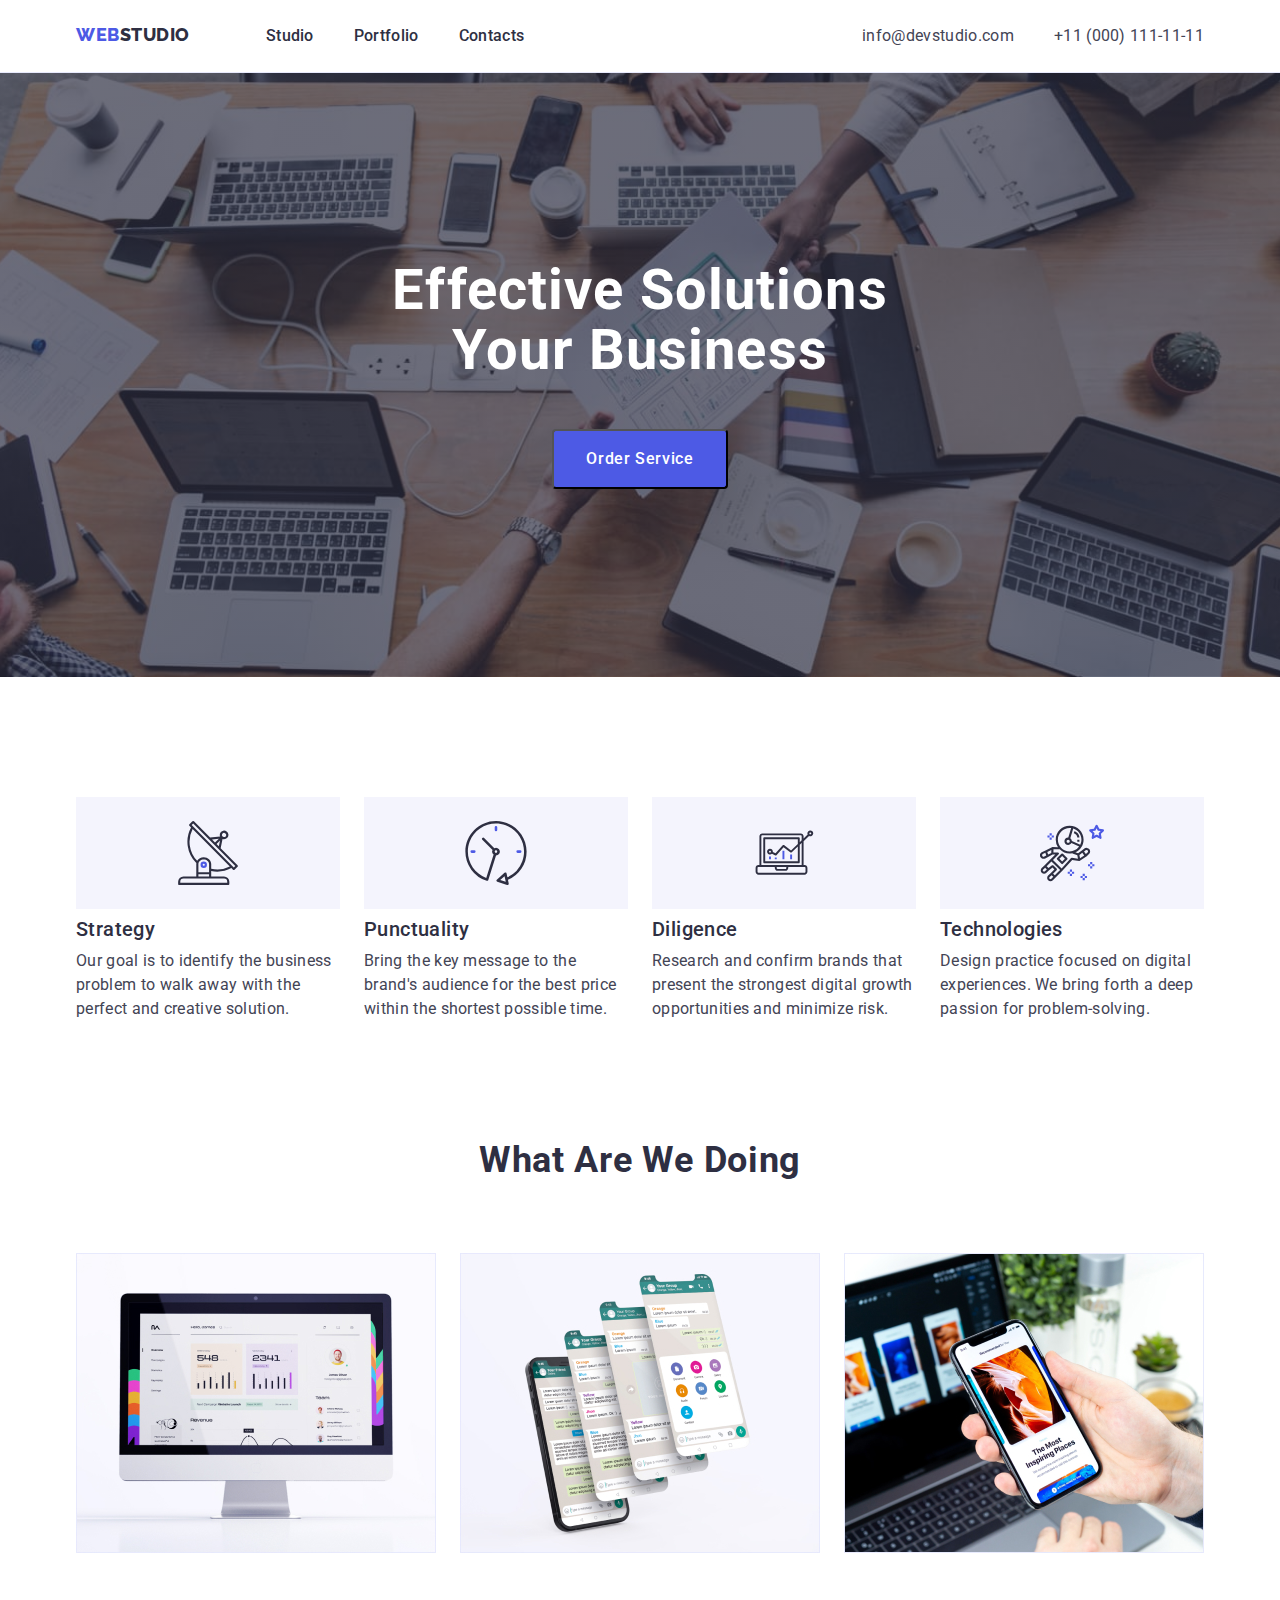
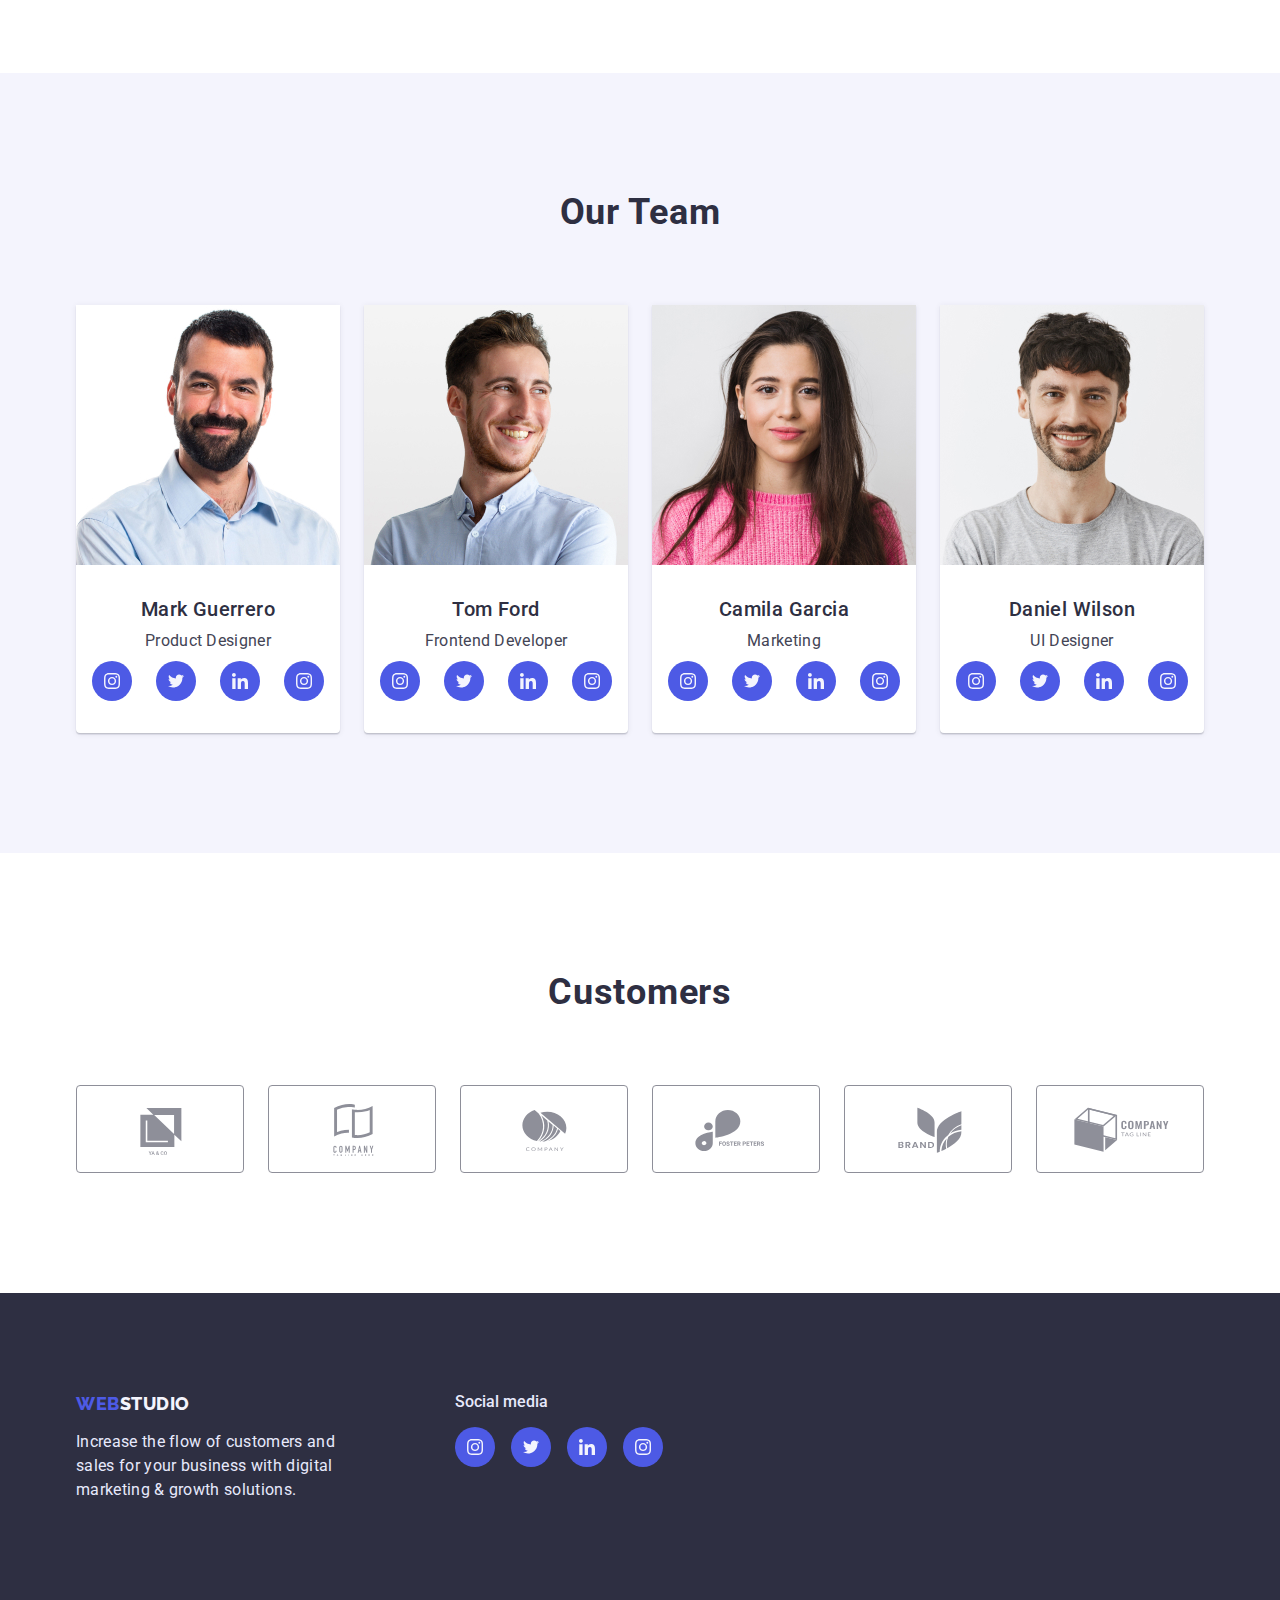
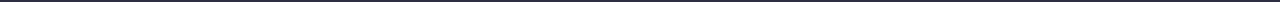
<file: index.html>
<!DOCTYPE html>
<html lang="en">

<head>
  <meta charset="UTF-8" />
  <meta http-equiv="X-UA-Compatible" content="IE=edge" />
  <meta name="viewport" content="width=device-width, initial-scale=1.0" />

  <link rel="preconnect" href="https://fonts.googleapis.com" />
  <link rel="preconnect" href="https://fonts.gstatic.com" crossorigin />
  <link href="https://fonts.googleapis.com/css2?family=Raleway:wght@800&family=Roboto:wght@400;500;700;900&display=swap"
    rel="stylesheet" />

  <link rel="stylesheet"
    href="https://cdnjs.cloudflare.com/ajax/libs/modern-normalize/1.1.0/modern-normalize.min.css" />

  <link rel="stylesheet" href="./css/style.css" />

  <title>Document</title>
</head>

<body>
  <!-- header -->
  <header class="header">
    <div class="container main-nav">
      <nav class="header-nav">
        <a href="./index.html" class="header-logo link">Web<span class="header-logo-color">Studio</span></a>
        <ul class="header-nav-list list">
          <li class="header-item">
            <a href="./index.html" class="header-item-link link">Studio</a>
          </li>
          <li class="header-item">
            <a href="./portfolio.html" class="header-item-link link">Portfolio</a>
          </li>
          <li class="header-item">
            <a href="" class="header-item-link link">Contacts</a>
          </li>
        </ul>
      </nav>
      <!-- header-contacts -->
      <address class="auth-nav">
        <ul class="auth-nav-list list">
          <li class="auth-nav-item">
            <a href="mailto:info@devstudio.com" class="auth-nav-link link">info@devstudio.com</a>
          </li>
          <li class="auth-nav-item">
            <a href="tel:+110001111111" class="auth-nav-link link">+11 (000) 111-11-11</a>
          </li>
        </ul>
      </address>
    </div>
  </header>
  <main>
    <!-- hero -->
    <section class="hero">
      <div class="container">
        <h1 class="hero-title">
          Effective Solutions <br />
          Your Business
        </h1>
        <button type="button" class="hero-btn">Order Service</button>
      </div>
    </section>

    <!-- section-1 -->

    <section class="section">
      <div class="container ">
        <h2 hidden class="section-title">features</h2>
        <ul class="features list">
          <li class="features-item">
            <a class="features-item-link link" href="">
              <svg class="features-icon" width="64" height="64">
                <use href="./images/icons.svg#icon-strategy"></use>
              </svg>
            </a>
            <h3 class="title">Strategy</h3>
            <p class="description">
              Our goal is to identify the business problem to walk away with
              the perfect and creative solution.
            </p>
          </li>
          <li class="features-item">
            <a class="features-item-link link" href="">
              <svg class="features-icon" width="64" height="64">
                <use href="./images/icons.svg#icon-punctuality"></use>
              </svg>
            </a>
            <h3 class="title">Punctuality</h3>
            <p class="description">
              Bring the key message to the brand's audience for the best price
              within the shortest possible time.
            </p>
          </li>
          <li class="features-item">
            <a class="features-item-link link" href="">
              <svg class="features-icon" width="64" height="64">
                <use href="./images/icons.svg#icon-diligence"></use>
              </svg>
            </a>
            <h3 class="title">Diligence</h3>
            <p class="description">
              Research and confirm brands that present the strongest digital
              growth opportunities and minimize risk.
            </p>
          </li>
          <li class="features-item">
            <a class="features-item-link link" href="">
              <svg class="features-icon" width="64" height="64">
                <use href="./images/icons.svg#icon-technologies"></use>
              </svg>
            </a>
            <h3 class="title">Technologies</h3>
            <p class="description">
              Design practice focused on digital experiences. We bring forth a
              deep passion for problem-solving.
            </p>
          </li>
        </ul>
      </div>
    </section>

    <!-- section-2 -->

    <section class="section no-padding">
      <div class="container">
        <h2 class="section-title">What are we doing</h2>
        <ul class="work-list list">
          <li class="work-list-item">
            <img src="./images/img1.jpg" alt="analitics" width="360" height="300" />
          </li>
          <li class="work-list-item">
            <img src="./images/img2.jpg" alt="massangers" width="360" height="300" />
          </li>
          <li class="work-list-item">
            <img src="./images/img3.jpg" alt="recomended for you" width="360" height="300" />
          </li>
        </ul>
      </div>
    </section>

    <!-- section-3 -->

    <section class="section team">
      <div class="container">
        <h2 class="section-title">Our Team</h2>
        <ul class="worker list">
          <li class="worker-list">
            <img src="./images/img4.jpg" alt="Mark Guerrero" width="264" height="260" />
            <div class="worker-item-description">
              <h3 class="title">Mark Guerrero</h3>
              <p class="description">Product Designer</p>
              <ul class="worker-soc-list list">
                <li class="worker-soc-item">
                  <a class="worker-soc-link link" href="">
                    <svg class="worker-soc-icon" width="16" height="16">
                      <use href="./images/icons.svg#icon-instagram"></use>
                    </svg>
                  </a>
                </li>
                <li class="worker-soc-item">
                  <a class="worker-soc-link link" href="">
                    <svg class="worker-soc-icon" width="16" height="16">
                      <use href="./images/icons.svg#icon-twitter"></use>
                    </svg>
                  </a>
                </li>
                <li class="worker-soc-item">
                  <a class="worker-soc-link link" href="">
                    <svg class="worker-soc-icon" width="16" height="16">
                      <use href="./images/icons.svg#icon-linkedin"></use>
                    </svg>
                  </a>
                </li>
                <li class="worker-soc-item">
                  <a class="worker-soc-link link" href="">
                    <svg class="worker-soc-icon" width="16" height="16">
                      <use href="./images/icons.svg#icon-instagram"></use>
                    </svg>
                  </a>
                </li>
              </ul>
          </li>
          <li class="worker-list">
            <img src="./images/img5.jpg" alt="Tom Ford" width="264" height="260" />
            <div class="worker-item-description">
              <h3 class="title">Tom Ford</h3>
              <p class="description">Frontend Developer</p>
              <ul class="worker-soc-list list">
                <li class="worker-soc-item">
                  <a class="worker-soc-link link" href="">
                    <svg class="worker-soc-icon" width="16" height="16">
                      <use href="./images/icons.svg#icon-instagram"></use>
                    </svg>
                  </a>
                </li>
                <li class="worker-soc-item">
                  <a class="worker-soc-link link" href="">
                    <svg class="worker-soc-icon" width="16" height="16">
                      <use href="./images/icons.svg#icon-twitter"></use>
                    </svg>
                  </a>
                </li>
                <li class="worker-soc-item">
                  <a class="worker-soc-link link" href="">
                    <svg class="worker-soc-icon" width="16" height="16">
                      <use href="./images/icons.svg#icon-linkedin"></use>
                    </svg>
                  </a>
                </li>
                <li class="worker-soc-item">
                  <a class="worker-soc-link link" href="">
                    <svg class="worker-soc-icon" width="16" height="16">
                      <use href="./images/icons.svg#icon-instagram"></use>
                    </svg>
                  </a>
                </li>
              </ul>
            </div>
          </li>
          <li class="worker-list">
            <img src="./images/img6.jpg" alt="Camila Garcia" width="264" height="260" />
            <div class="worker-item-description">
              <h3 class="title">Camila Garcia</h3>
              <p class="description">Marketing</p>
              <ul class="worker-soc-list list">
                <li class="worker-soc-item">
                  <a class="worker-soc-link link" href="">
                    <svg class="worker-soc-icon" width="16" height="16">
                      <use href="./images/icons.svg#icon-instagram"></use>
                    </svg>
                  </a>
                </li>
                <li class="worker-soc-item">
                  <a class="worker-soc-link link" href="">
                    <svg class="worker-soc-icon" width="16" height="16">
                      <use href="./images/icons.svg#icon-twitter"></use>
                    </svg>
                  </a>
                </li>
                <li class="worker-soc-item">
                  <a class="worker-soc-link link" href="">
                    <svg class="worker-soc-icon" width="16" height="16">
                      <use href="./images/icons.svg#icon-linkedin"></use>
                    </svg>
                  </a>
                </li>
                <li class="worker-soc-item">
                  <a class="worker-soc-link link" href="">
                    <svg class="worker-soc-icon" width="16" height="16">
                      <use href="./images/icons.svg#icon-instagram"></use>
                    </svg>
                  </a>
                </li>
              </ul>
            </div>
          </li>
          <li class="worker-list">
            <img src="./images/img7.jpg" alt="Daniel Wilson" width="264" height="260" />
            <div class="worker-item-description">
              <h3 class="title">Daniel Wilson</h3>
              <p class="description">UI Designer</p>
              <ul class="worker-soc-list list">
                <li class="worker-soc-item">
                  <a class="worker-soc-link link" href="">
                    <svg class="worker-soc-icon" width="16" height="16">
                      <use href="./images/icons.svg#icon-instagram"></use>
                    </svg>
                  </a>
                </li>
                <li class="worker-soc-item">
                  <a class="worker-soc-link link" href="">
                    <svg class="worker-soc-icon" width="16" height="16">
                      <use href="./images/icons.svg#icon-twitter"></use>
                    </svg>
                  </a>
                </li>
                <li class="worker-soc-item">
                  <a class="worker-soc-link link" href="">
                    <svg class="worker-soc-icon" width="16" height="16">
                      <use href="./images/icons.svg#icon-linkedin"></use>
                    </svg>
                  </a>
                </li>
                <li class="worker-soc-item">
                  <a class="worker-soc-link link" href="">
                    <svg class="worker-soc-icon" width="16" height="16">
                      <use href="./images/icons.svg#icon-instagram"></use>
                    </svg>
                  </a>
                </li>
              </ul>
            </div>
          </li>
        </ul>
      </div>
    </section>

    <!-- Customers -->

    <section class="section">
      <div class="container">
        <h2 class="section-title">Customers</h2>
        <ul class="customers list">
          <li class="customers-list-item">
            <a class="customers-link link" href="">
              <svg class="customers-icon" width="104" height="56">
                <use href="./images/icons.svg#icon-Logo"></use>
              </svg>
            </a>
          </li>
          <li class="customers-list-item">
            <a class="customers-link link" href="">
              <svg class="customers-icon" width="104" height="56">
                <use href="./images/icons.svg#icon-Logo-1"></use>
              </svg>
            </a>
          </li>
          <li class="customers-list-item">
            <a class="customers-link link" href="">
              <svg class="customers-icon" width="104" height="56">
                <use href="./images/icons.svg#icon-Logo-2"></use>
              </svg>
            </a>
          </li>
          <li class="customers-list-item">
            <a class="customers-link link" href="">
              <svg class="customers-icon" width="104" height="56">
                <use href="./images/icons.svg#icon-Logo-3"></use>
              </svg>
            </a>
          </li>
          <li class="customers-list-item">
            <a class="customers-link link" href="">
              <svg class="customers-icon" width="104" height="56">
                <use href="./images/icons.svg#icon-Logo-4"></use>
              </svg>
            </a>
          </li>
          <li class="customers-list-item">
            <a class="customers-link link" href="">
              <svg class="customers-icon" width="104" height="56">
                <use href="./images/icons.svg#icon-Logo-5"></use>
              </svg>
            </a>
          </li>
        </ul>
      </div>
    </section>

  </main>
  <!-- footer -->

  <footer class="footer">
    <div class="container-footer container">
      <div class="logo">
        <a href="./index.html" class="footer-logo link">Web<span class="logo-footer">Studio</span></a>
        <p class="description">
          Increase the flow of customers and <br>sales for your business with
          digital <br>marketing & growth solutions.
        </p>
      </div>
      <div class="footer-soc">
        <p class="footer-soc-description">Social media</p>
        <ul class="footer-soc-list list">
          <li class="footer-soc-item">
            <a class="footer-soc-link link" href="">
              <svg class="footer-soc-icon" width="16" height="16">
                <use href="./images/icons.svg#icon-instagram"></use>
              </svg>
            </a>
          </li>
          <li class="footer-soc-item">
            <a class="footer-soc-link link" href="">
              <svg class="footer-soc-icon" width="16" height="16">
                <use href="./images/icons.svg#icon-twitter"></use>
              </svg>
            </a>
          </li>
          <li class="footer-soc-item">
            <a class="footer-soc-link link" href="">
              <svg class="footer-soc-icon" width="16" height="16">
                <use href="./images/icons.svg#icon-linkedin"></use>
              </svg>
            </a>
          </li>
          <li class="footer-soc-item">
            <a class="footer-soc-link link" href="">
              <svg class="footer-soc-icon" width="16" height="16">
                <use href="./images/icons.svg#icon-instagram"></use>
              </svg>
            </a>
          </li>
        </ul>
      </div>
    </div>
  </footer>
</body>

</html>
</file>
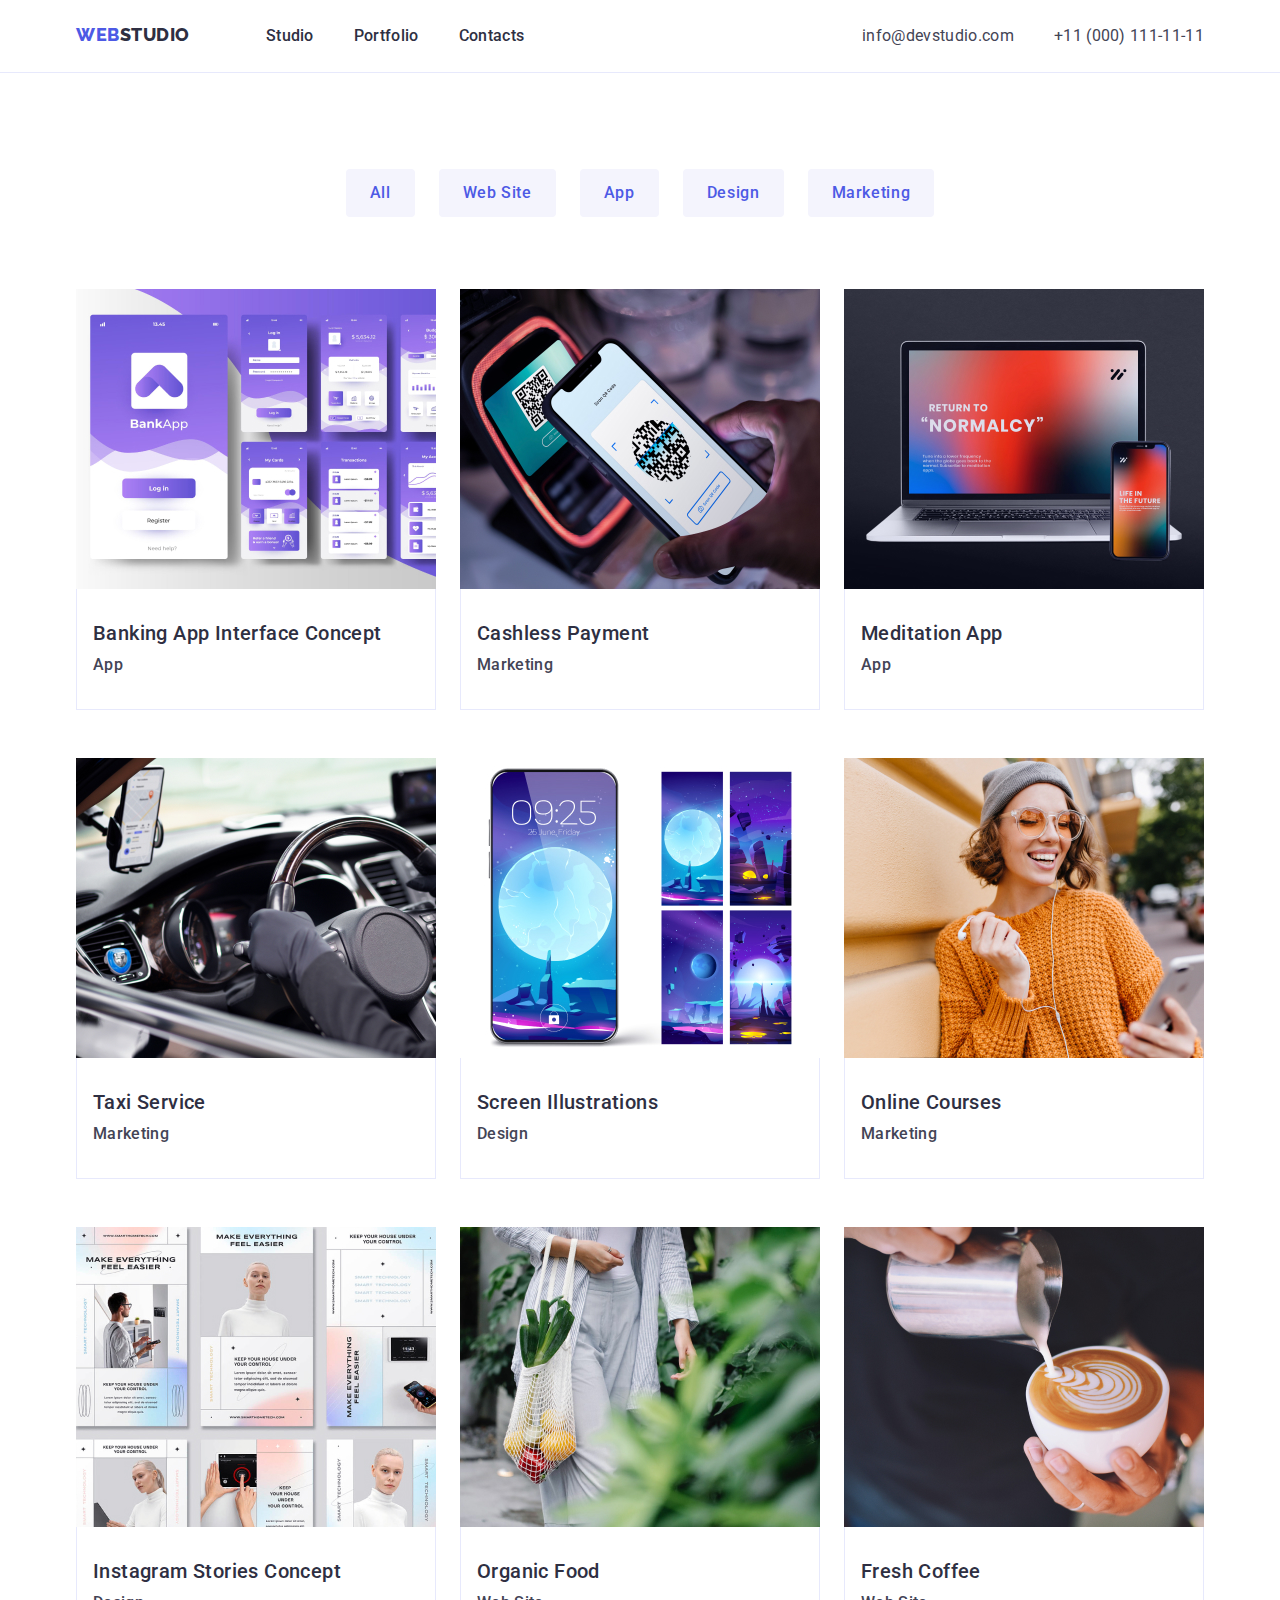
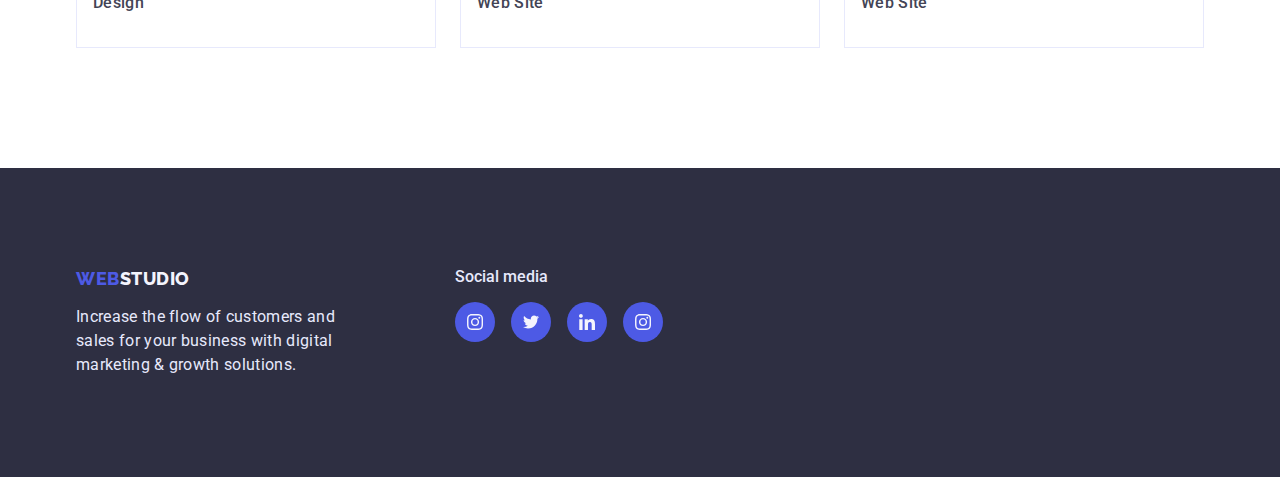
<file: portfolio.html>
<!DOCTYPE html>
<html lang="en">

<head>
  <meta charset="UTF-8" />
  <meta http-equiv="X-UA-Compatible" content="IE=edge" />
  <meta name="viewport" content="width=device-width, initial-scale=1.0" />

  <link rel="preconnect" href="https://fonts.googleapis.com" />
  <link rel="preconnect" href="https://fonts.gstatic.com" crossorigin />
  <link href="https://fonts.googleapis.com/css2?family=Raleway:wght@800&family=Roboto:wght@400;500;700;900&display=swap"
    rel="stylesheet" />

  <link rel="stylesheet"
    href="https://cdnjs.cloudflare.com/ajax/libs/modern-normalize/1.1.0/modern-normalize.min.css" />

  <link rel="stylesheet" href="./css/style.css" />

  <title>Portfolio</title>
</head>

<body>
  <!-- header -->
  <header class="header">
    <div class="container main-nav">
      <nav class="header-nav">
        <a href="./index.html" class="header-logo link">Web<span class="header-logo-color">Studio</span></a>
        <ul class="header-nav-list list">
          <li class="header-item">
            <a href="./index.html" class="header-item-link link">Studio</a>
          </li>
          <li class="header-item">
            <a href="./portfolio.html" class="header-item-link link">Portfolio</a>
          </li>
          <li class="header-item">
            <a href="" class="header-item-link link">Contacts</a>
          </li>
        </ul>
      </nav>
      <!-- header-contacts -->
      <address class="auth-nav">
        <ul class="auth-nav-list list">
          <li class="auth-nav-item">
            <a href="mailto:info@devstudio.com" class="auth-nav-link link">info@devstudio.com</a>
          </li>
          <li class="auth-nav-item">
            <a href="tel:+110001111111" class="auth-nav-link link">+11 (000) 111-11-11</a>
          </li>
        </ul>
      </address>
    </div>
  </header>
  <main>
    <!-- filters -->
    <section class="portfolio-photo">
      <div class="container">
        <h1 hidden>Photo</h1>
        <ul class="portfolio-filters list">
          <li class="portfolio-filters-item">
            <button type="button" class="btn-filters">All</button>
          </li>
          <li class="portfolio-filters-item">
            <button type="button" class="btn-filters">Web Site</button>
          </li>
          <li class="portfolio-filters-item">
            <button type="button" class="btn-filters">App</button>
          </li>
          <li class="portfolio-filters-item">
            <button type="button" class="btn-filters">Design</button>
          </li>
          <li class="portfolio-filters-item">
            <button type="button" class="btn-filters">Marketing</button>
          </li>
        </ul>
        <!-- row-1 -->
        <ul class="portfolio list">
          <li class="portfolio-item">
            <a href="" class="link">
              <img src="./images-portfolio/img1.jpg" alt="App" width="360" height="300" />
              <div class="porfolio-item-description">
                <h2 class="title">Banking App Interface Concept</h2>
                <p class="description">App</p>
              </div>
            </a>
          </li>
          <li class="portfolio-item">
            <a href="" class="link"><img src="./images-portfolio/img2.jpg" alt="Marketing" width="360" height="300" />
              <div class="porfolio-item-description">
                <h2 class="title">Cashless Payment</h2>
                <p class="description">Marketing</p>
              </div>
            </a>
          </li>
          <li class="portfolio-item">
            <a href="" class="link">
              <img src="./images-portfolio/img3.jpg" alt="Meditaion App" width="360" height="300" />
              <div class="porfolio-item-description">
                <h2 class="title">Meditation App</h2>
                <p class="description">App</p>
              </div>
            </a>
          </li>
          <!-- row-2 -->
          <li class="portfolio-item">
            <a href="" class="link"><img src="./images-portfolio/img4.jpg" alt="Taxi Service" width="360"
                height="300" />
              <div class="porfolio-item-description">
                <h2 class="title">Taxi Service</h2>
                <p class="description">Marketing</p>
              </div>
            </a>
          </li>
          <li class="portfolio-item">
            <a href="" class="link">
              <img src="./images-portfolio/img5.jpg" alt="Screen Illustrations" width="360" height="300" />
              <div class="porfolio-item-description">
                <h2 class="title">Screen Illustrations</h2>
                <p class="description">Design</p>
              </div>
            </a>
          </li>
          <li class="portfolio-item">
            <a href="" class="link"><img src="./images-portfolio/img6.jpg" alt="Online Courses" width="360"
                height="300" />
              <div class="porfolio-item-description">
                <h2 class="title">Online Courses</h2>
                <p class="description">Marketing</p>
              </div>
            </a>
          </li>
          <!-- row-3 -->
          <li class="portfolio-item">
            <a href="" class="link"><img src="./images-portfolio/img7.jpg" alt="Instagram Stories Concept" width="360"
                height="300" />
              <div class="porfolio-item-description">
                <h2 class="title">Instagram Stories Concept</h2>
                <p class="description">Design</p>
              </div>
            </a>
          </li>
          <li class="portfolio-item">
            <a href="" class="link"><img src="./images-portfolio/img8.jpg" alt="Organic Food" width="360"
                height="300" />
              <div class="porfolio-item-description">
                <h2 class="title">Organic Food</h2>
                <p class="description">Web Site</p>
              </div>
            </a>
          </li>
          <li class="portfolio-item">
            <a href="" class="link"><img src="./images-portfolio/img9.jpg" alt="Fresh Coffee" width="360"
                height="300" />
              <div class="porfolio-item-description">
                <h2 class="title">Fresh Coffee</h2>
                <p class="description">Web Site</p>
              </div>
            </a>
          </li>
        </ul>
      </div>
    </section>
  </main>
  <!-- footer -->
  <footer class="footer">
    <div class="container-footer container">
      <div class="logo">
        <a href="./index.html" class="footer-logo link">Web<span class="logo-footer">Studio</span></a>
        <p class="description">
          Increase the flow of customers and <br>sales for your business with
          digital <br>marketing & growth solutions.
        </p>
      </div>
      <div class="footer-soc">
        <p class="footer-soc-description">Social media</p>
        <ul class="footer-soc-list list">
          <li class="footer-soc-item">
            <a class="footer-soc-link link" href="">
              <svg class="footer-soc-icon" width="16" height="16">
                <use href="./images/icons.svg#icon-instagram"></use>
              </svg>
            </a>
          </li>
          <li class="footer-soc-item">
            <a class="footer-soc-link link" href="">
              <svg class="footer-soc-icon" width="16" height="16">
                <use href="./images/icons.svg#icon-twitter"></use>
              </svg>
            </a>
          </li>
          <li class="footer-soc-item">
            <a class="footer-soc-link link" href="">
              <svg class="footer-soc-icon" width="16" height="16">
                <use href="./images/icons.svg#icon-linkedin"></use>
              </svg>
            </a>
          </li>
          <li class="footer-soc-item">
            <a class="footer-soc-link link" href="">
              <svg class="footer-soc-icon" width="16" height="16">
                <use href="./images/icons.svg#icon-instagram"></use>
              </svg>
            </a>
          </li>
        </ul>
      </div>
    </div>
  </footer>
</body>

</html>
</file>
<file: css/style.css>
/* Styles for index.html */

:root {
  --logo-text-color: #4d5ae5;
  --logo-text-studio-color: #2e2f42;
  --title-text-color: #2e2f42;
  /* NAVY BLUE */
  --hero-text-color: #ffffff;
  --link-text-active-color: #404bbf;
  --hero-backround-color: #2e2f42;
  --description-text-color: #434455;
  --footer-description-text-color: #e7e9fc;
  --adress-link-text-color: #434455;
  --btn-text-color: #ffffff;
  --btn-backroubd-color: #4d5ae5;
  --team-list-backround-color: #ffffff;
  --team-backround-color: #f4f4fd;
  --btn-filters-backround-color: #f4f4fd;
  --btn-filters-text-color: #4d5ae5;
  --btn-filters-active-backround-color: #404bbf;
  --btn-filters-active-text-color: #ffffff;
  --background-color-features-item: #F4F4FD;
  --bc-worker-icon: #4D5AE5;
}

body {
  font-family: "Roboto", sans-serif;
  font-style: normal;
  color: #434455;
}

/* Utilities */
.list {
  list-style: none;
  padding: 0;
  margin: 0;
}

.container {
  margin-left: auto;
  margin-right: auto;
  width: 1158px;
  padding-left: 15px;
  padding-right: 15px;
}

/* header */
.header {
  border-bottom: 1px solid #e7e9fc;
}

.main-nav {
  display: flex;
  align-items: center;
}

.header-logo {
  padding-top: 24px;
  padding-bottom: 24px;
}

.header-logo.link,
.footer-logo.link {
  font-family: "Raleway", sans-serif;
  font-weight: 800;
  font-size: 18px;
  line-height: 1.17;
  letter-spacing: 0.03em;
  text-transform: uppercase;
  text-decoration: none;
  color: var(--logo-text-color);
}

.header-logo-color {
  color: var(--logo-text-studio-color);
}

.header-nav {
  display: flex;
}

.header-nav-list {
  display: flex;
  margin-left: 76px;
}

.header-item {
  margin-right: 40px;
}

.header-item:last-child {
  margin-right: 0;
}

.header-item-link {
  display: block;
  padding-top: 24px;
  padding-bottom: 24px;
}



.link {
  font-weight: 500;
  font-size: 16px;
  line-height: 1.5;
  letter-spacing: 0.02em;
  text-decoration: none;
  color: var(--hero-backround-color);
}

.auth-nav {
  font-style: normal;
  margin-left: auto;
}

.auth-nav-list {
  display: flex;
}

.auth-nav-item:not(:last-child) {
  margin-right: 40px;
}

.auth-nav .link {
  padding-top: 24px;
  padding-bottom: 24px;
  color: var(--adress-link-text-color);
  /* SLATE */
  font-weight: 400;
}

.header-item-link:hover,
.header-item-link:focus {
  color: var(--link-text-active-color);
}

/* .header-item:hover::after,
.header-item:focus::after {
  content: "";
  height: 4px;
  background-color: #404BBF;
  border-radius: 2px;
  display: flex;
  align-items: end;
} */

.auth-nav-link:hover,
.auth-nav-link:focus {
  color: var(--link-text-active-color);
}

/* hero */
.hero {
  background-color: var(--hero-backround-color);
  text-align: center;
  padding-top: 188px;
  padding-bottom: 188px;
  background-image:
    linear-gradient(rgba(46, 47, 66, 0.7),
      rgba(46, 47, 66, 0.7)),
    url(../images/people-office\ 1.jpeg);

  max-width: 1440px;
  margin-left: auto;
  margin-right: auto;
  background-size: cover;
  background-repeat: no-repeat;
  background-position: center;

}


.hero-title {
  margin-top: 0;
  margin-bottom: 48px;
  font-size: 56px;
  line-height: 1.07;
  letter-spacing: 0.02em;
  color: var(--hero-text-color);
}

.hero-btn {
  font-family: "Roboto", sans-serif;
  font-weight: 500;
  font-size: 16px;
  line-height: 1.5;
  letter-spacing: 0.04em;
  cursor: pointer;
  color: var(--btn-text-color);
  background-color: var(--btn-backroubd-color);
  border-radius: 4px;
  padding: 16px 32px;
}

.hero-btn:hover {
  background-color: #404BBF;

}

/* sections */
.section {
  padding-top: 120px;
  padding-bottom: 120px;
}

.section.no-padding {
  padding-top: 0;
}

.section-title {
  margin-top: 0;
  margin-bottom: 72px;
  font-size: 36px;
  line-height: 1.11;
  text-transform: capitalize;
  text-align: center;
  letter-spacing: 0.02em;
  color: var(--title-text-color);
  /* NAVY BLUE */
}

/* features */

.features {
  display: flex;
}

.features-item:not(:last-child) {
  margin-right: 24px;
}

.features-item {
  width: 264px;
}

.features-item-link {
  display: flex;
  justify-content: center;
  align-items: center;
  height: 112px;
  background-color: var(--background-color-features-item);
  margin-bottom: 8px;

}

.title {
  margin-top: 0;
  margin-bottom: 0;
  padding-bottom: 8px;
  font-weight: 500;
  font-size: 20px;
  line-height: 1.2;
  letter-spacing: 0.02em;
  color: var(--title-text-color);
  /* NAVY BLUE */
}

.description {
  margin-top: 0;
  margin-bottom: 0;
  font-size: 16px;
  line-height: 1.5;
  /* or 150% */
  letter-spacing: 0.02em;
}

.features .description,
.portfolio-photo .description {
  color: var(--description-text-color);
  /* SLATE */
}

/* section 2 */

.work-list {
  display: flex;

}

.work-list-item:not(:last-child) {
  margin-right: 24px;
}

/* section 3 */
.team {
  background-color: var(--team-backround-color);
}

.worker {
  display: flex;
  text-align: center;
}

.worker-list:not(:last-child) {
  margin-right: 24px;
}

.worker-list {
  background-color: var(--team-list-backround-color);
  box-shadow: 0px 1px 6px rgba(46, 47, 66, 0.08), 0px 1px 1px rgba(46, 47, 66, 0.16), 0px 2px 1px rgba(46, 47, 66, 0.08);
  border-radius: 0px 0px 4px 4px;
}

.worker.list {
  background-color: var(--team-backround-color);
}

.worker-item-description {
  padding: 32px 16px;
}

.worker-soc-list {
  display: flex;
  justify-content: center;
  gap: 24px;
  margin-top: 8px;
}

.worker-soc-item {
  width: 40px;
  height: 40px;
}

.worker-soc-link {
  display: flex;
  width: 100%;
  height: 100%;
  border-radius: 50%;
  background-color: var(--bc-worker-icon);
  align-items: center;
  justify-content: center;
}

.worker-soc-link:hover,
.worker-soc-link:focus {
  background-color: #404BBF;
}

/* CUSTOMERS */

.customers {
  display: flex;
  gap: 24px;
}

.customers-list-item {
  display: flex;
  align-items: center;
  justify-content: center;
  width: 168px;
  height: 88px;
}

.customers-link {
  display: flex;
  width: 100%;
  height: 100%;
  align-items: center;
  justify-content: center;
  border: 1px solid #8E8F99;
  border-radius: 4px;
  fill: #8E8F99;
}

.customers-link:hover,
.customers-link:focus {
  border-color: #404BBF;
  fill: #404BBF;
}



/* footer */
.footer {
  background-color: var(--hero-backround-color);
  padding-top: 100px;
  padding-bottom: 100px;
}

.container-footer {
  display: flex;
  gap: 120px;
}

.footer .description {
  margin-top: 16px;
  color: var(--footer-description-text-color);
  /* CORNFLOWER */
}

.logo-footer {
  color: #f4f4fd;
}

.footer-soc {
  background-color: var(--hero-backround-color);
}

.footer-soc-description {
  font-weight: 500;
  margin-top: 0;
  margin-bottom: 0;
  color: var(--footer-description-text-color);
}

.footer-soc-list {
  display: flex;
  gap: 16px;
  margin-top: 16px;
}

.footer-soc-list.list {
  background-color: var(--hero-backround-color);
}

.footer-soc-item {
  width: 40px;
  height: 40px;

}

.footer-soc-link {
  display: flex;
  width: 100%;
  height: 100%;
  border-radius: 50%;
  background-color: var(--bc-worker-icon);
  align-items: center;
  justify-content: center;
}

.footer-soc-link:hover,
.footer-soc-link:focus {
  background-color: #31D0AA;
}


/* portfolio.html */

.portfolio-photo {
  padding-top: 96px;
  padding-bottom: 120px;
}

.portfolio-filters {
  display: flex;
  justify-content: center;
  margin-bottom: 72px;
}

.portfolio-filters-item:not(:last-child) {
  margin-right: 24px;
}

.btn-filters {
  padding: 12px 24px;
  font-family: "Roboto", sans-serif;
  background-color: var(--btn-filters-backround-color);
  /* CORNFLOWER */
  color: var(--btn-filters-text-color);
  font-weight: 500;
  font-size: 16px;
  line-height: 1.5;
  letter-spacing: 0.04em;
  border-radius: 4px;
  cursor: pointer;
  border: none;
}

.btn-filters:hover,
.btn-filters:focus {
  background-color: var(--btn-filters-active-backround-color);
  color: var(--btn-filters-active-text-color);
  box-shadow: 0px 3px 1px rgba(0, 0, 0, 0.1), 0px 2px 1px rgba(0, 0, 0, 0.08), 0px 2px 2px rgba(0, 0, 0, 0.12);
  border-radius: 4px;
}

img {
  display: block;
}

.portfolio {
  display: flex;
  flex-wrap: wrap;
}

.portfolio-item {
  margin-right: 24px;
  margin-bottom: 48px;
}

.portfolio-item:hover,
.portfolio-item:focus {
  box-shadow: 0px 1px 6px rgba(46, 47, 66, 0.08), 0px 1px 1px rgba(46, 47, 66, 0.16), 0px 2px 1px rgba(46, 47, 66, 0.08);
}


.portfolio-item:nth-child(3n) {
  margin-right: 0;
}

.portfolio-item:nth-last-child(-n + 3) {
  margin-bottom: 0;
}

.porfolio-item-description {
  padding-left: 16px;
  padding-top: 32px;
  padding-bottom: 32px;
  margin-top: 0;
  border: 1px solid #e7e9fc;
  border-top: none;
}

.list {
  background-color: var(--team-list-backround-color);
}
</file>
